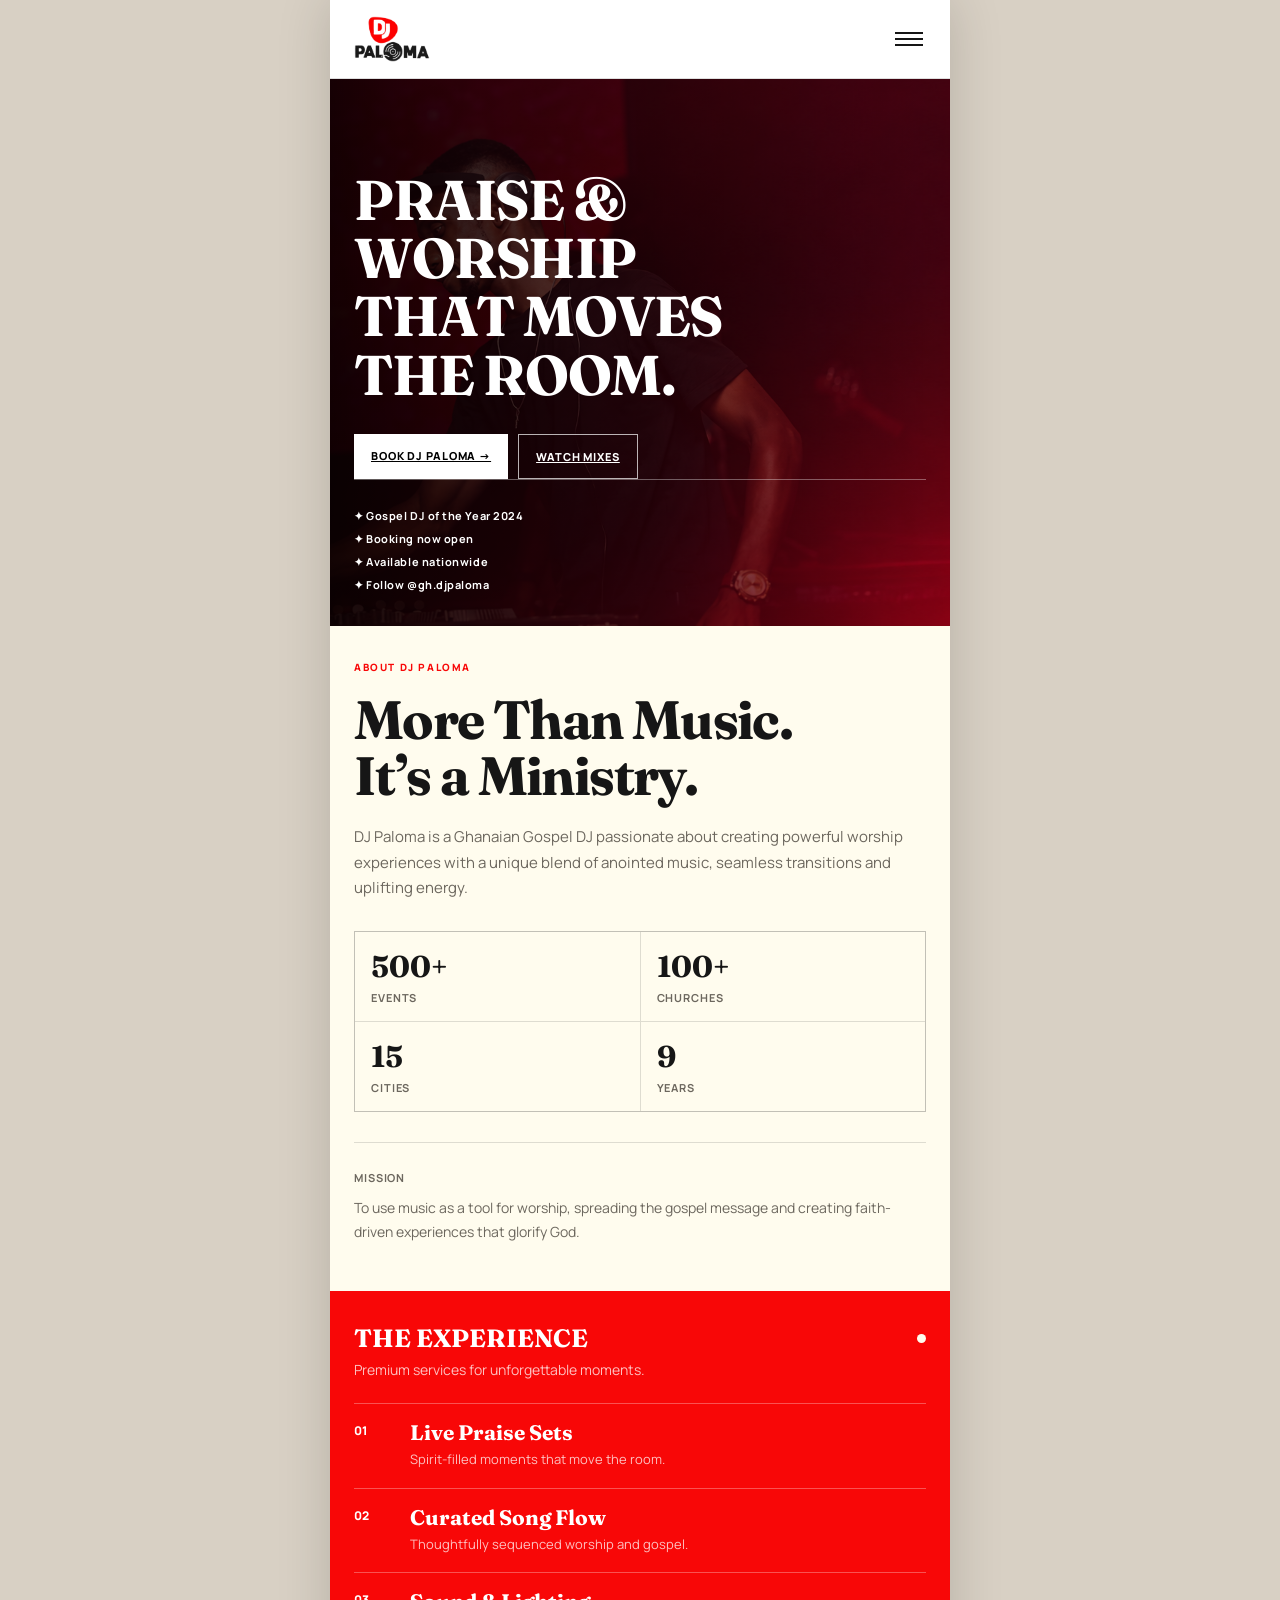
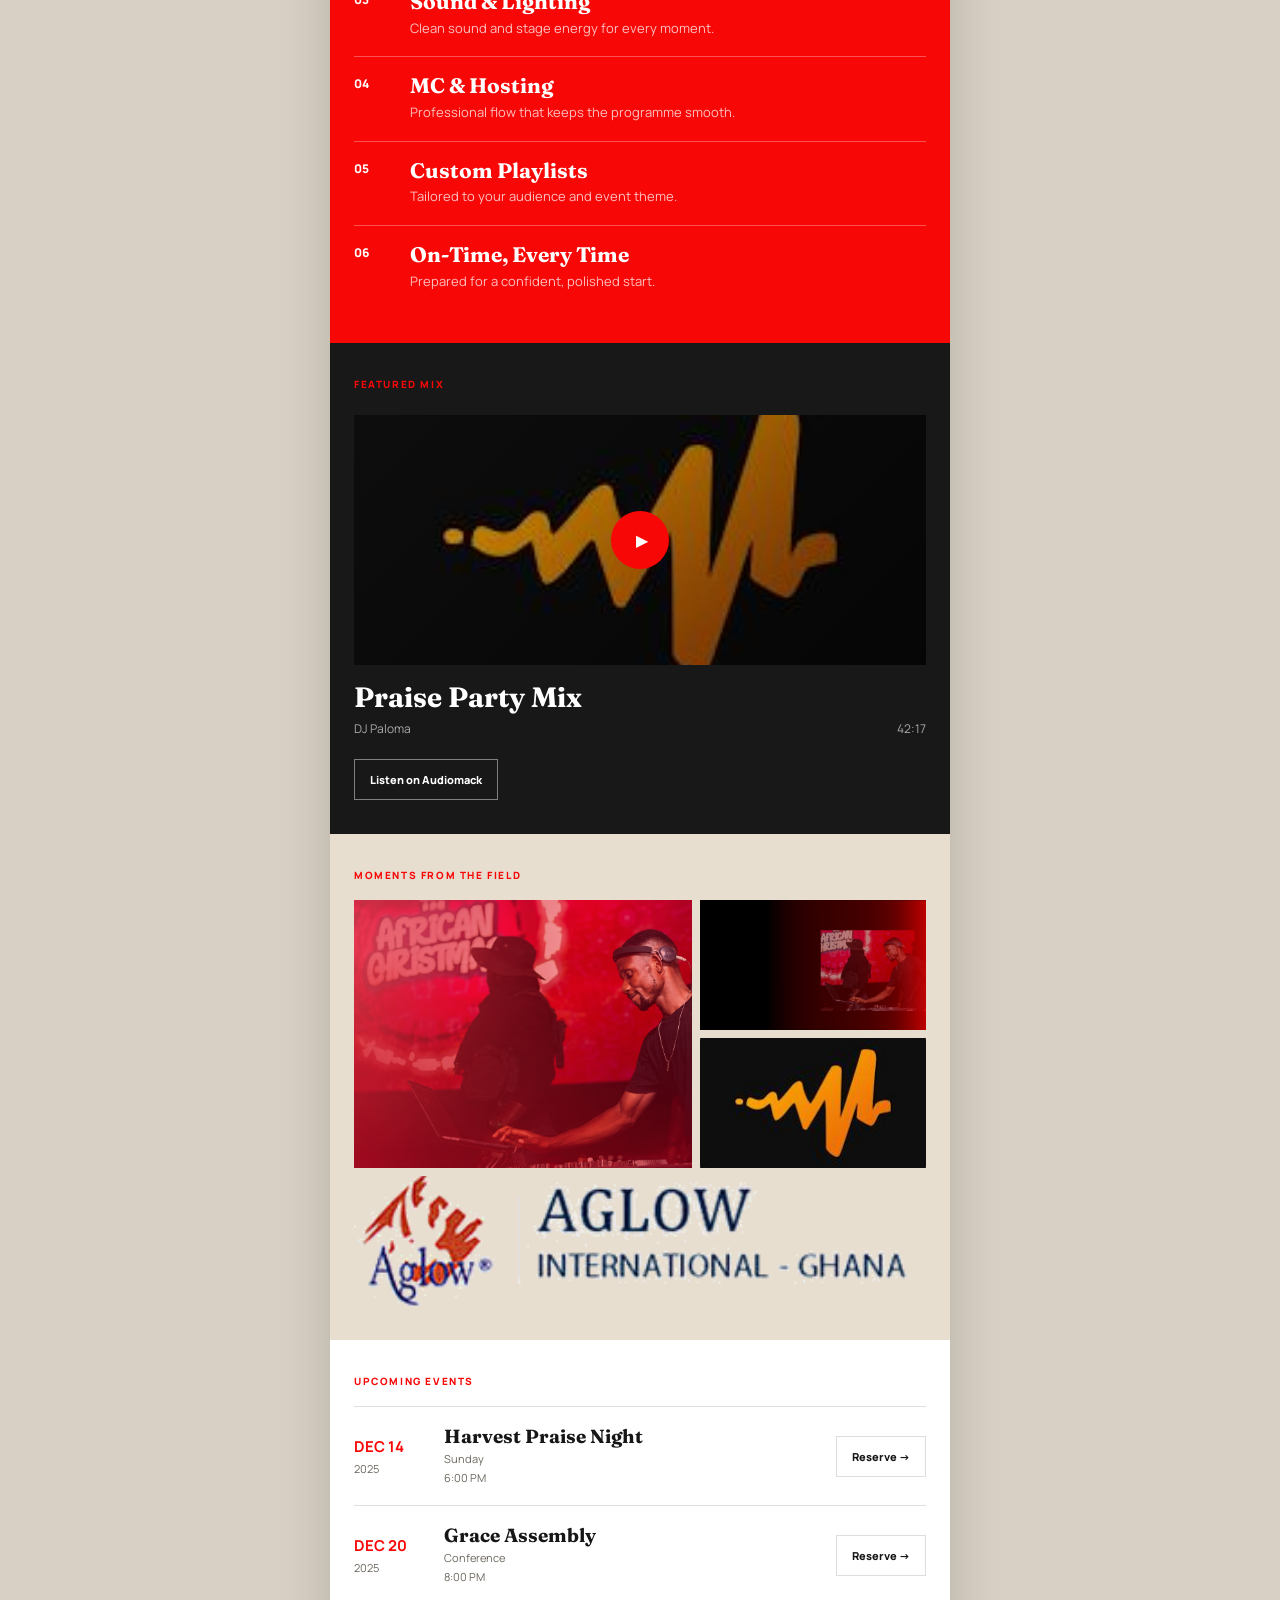
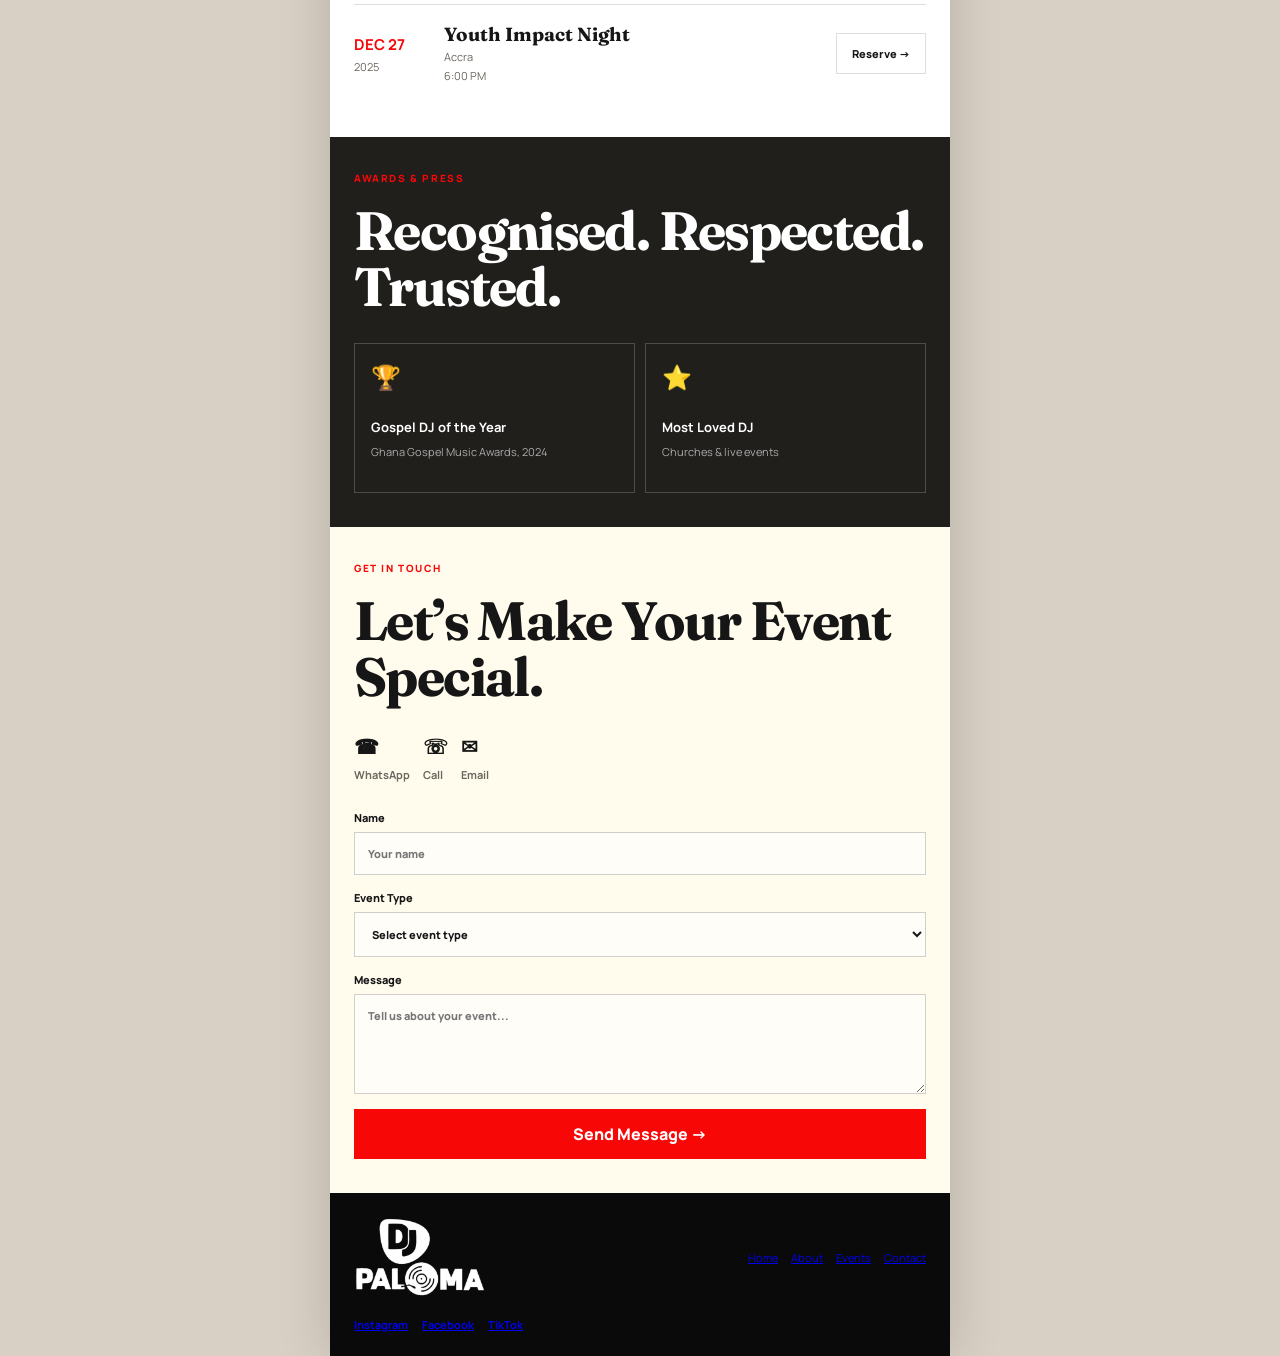
<file: mobile.html>
<!DOCTYPE html>
<html lang="en">
  <head>
    <meta charset="UTF-8" />
    <meta name="viewport" content="width=device-width, initial-scale=1.0" />
    <title>DJ Paloma Mobile</title>
    <link rel="preconnect" href="https://fonts.googleapis.com" />
    <link rel="preconnect" href="https://fonts.gstatic.com" crossorigin />
    <link href="https://fonts.googleapis.com/css2?family=Fraunces:ital,opsz,wght@0,9..144,400;0,9..144,500;0,9..144,600;0,9..144,700;1,9..144,500&family=Manrope:wght@400;500;600;700;800&display=swap" rel="stylesheet" />
    <link rel="stylesheet" href="mobile.css" />
  </head>
  <body>
    <div class="mobile-shell">
      <header class="topbar">
        <a class="brand" href="#home" aria-label="DJ Paloma home">
          <img src="Images/logo.png.png" alt="DJ Paloma" />
        </a>
        <button class="menu-btn" aria-label="Toggle menu">
          <span></span>
          <span></span>
          <span></span>
        </button>
      </header>

      <section class="panel hero-card">
        <div class="hero-bg"></div>
        <div class="hero-content">
          <h1>PRAISE &amp; WORSHIP<br />THAT MOVES<br />THE ROOM.</h1>
          <div class="hero-actions">
            <a href="#contact" class="btn btn-primary">BOOK DJ PALOMA →</a>
            <a href="#media" class="btn btn-secondary">WATCH MIXES</a>
          </div>
        </div>
        <div class="ticker-wrap">
          <div class="ticker-item">✦ Gospel DJ of the Year 2024</div>
          <div class="ticker-item">✦ Booking now open</div>
          <div class="ticker-item">✦ Available nationwide</div>
          <div class="ticker-item">✦ Follow @gh.djpaloma</div>
        </div>
      </section>

      <section class="panel about-card">
        <div class="mini-label">ABOUT DJ PALOMA</div>
        <h2>More Than Music.<br />It’s a Ministry.</h2>
        <p>
          DJ Paloma is a Ghanaian Gospel DJ passionate about creating powerful
          worship experiences with a unique blend of anointed music, seamless
          transitions and uplifting energy.
        </p>

        <div class="stats-grid">
          <div class="stat-box">
            <strong>500+</strong>
            <span>Events</span>
          </div>
          <div class="stat-box">
            <strong>100+</strong>
            <span>Churches</span>
          </div>
          <div class="stat-box">
            <strong>15</strong>
            <span>Cities</span>
          </div>
          <div class="stat-box">
            <strong>9</strong>
            <span>Years</span>
          </div>
        </div>

        <div class="mission-box">
          <span>Mission</span>
          <p>To use music as a tool for worship, spreading the gospel message and creating faith-driven experiences that glorify God.</p>
        </div>
      </section>

      <section class="panel experience-card">
        <div class="card-head">
          <h3>THE EXPERIENCE</h3>
          <span class="small-dot"></span>
        </div>
        <p class="intro-text">Premium services for unforgettable moments.</p>

        <div class="experience-grid">
          <div class="exp-item">
            <span class="number">01</span>
            <div>
              <h4>Live Praise Sets</h4>
              <p>Spirit-filled moments that move the room.</p>
            </div>
          </div>
          <div class="exp-item">
            <span class="number">02</span>
            <div>
              <h4>Curated Song Flow</h4>
              <p>Thoughtfully sequenced worship and gospel.</p>
            </div>
          </div>
          <div class="exp-item">
            <span class="number">03</span>
            <div>
              <h4>Sound &amp; Lighting</h4>
              <p>Clean sound and stage energy for every moment.</p>
            </div>
          </div>
          <div class="exp-item">
            <span class="number">04</span>
            <div>
              <h4>MC &amp; Hosting</h4>
              <p>Professional flow that keeps the programme smooth.</p>
            </div>
          </div>
          <div class="exp-item">
            <span class="number">05</span>
            <div>
              <h4>Custom Playlists</h4>
              <p>Tailored to your audience and event theme.</p>
            </div>
          </div>
          <div class="exp-item">
            <span class="number">06</span>
            <div>
              <h4>On-Time, Every Time</h4>
              <p>Prepared for a confident, polished start.</p>
            </div>
          </div>
        </div>
      </section>

      <section class="panel media-card">
        <div class="mini-label">FEATURED MIX</div>
        <div class="media-visual">
          <div class="play-button">▶</div>
        </div>
        <div class="mix-meta">
          <h4>Praise Party Mix</h4>
          <div class="meta-row">
            <span>DJ Paloma</span>
            <span>42:17</span>
          </div>
        </div>
        <button class="listen-btn">Listen on Audiomack</button>
      </section>

      <section class="panel gallery-card">
        <div class="mini-label">MOMENTS FROM THE FIELD</div>
        <div class="gallery-grid">
          <div class="gallery-tile tall"></div>
          <div class="gallery-tile"></div>
          <div class="gallery-tile"></div>
          <div class="gallery-tile wide"></div>
        </div>
      </section>

      <section class="panel events-card">
        <div class="mini-label">UPCOMING EVENTS</div>
        <div class="event-list">
          <div class="event-row">
            <div class="event-date">
              <strong>DEC 14</strong>
              <span>2025</span>
            </div>
            <div class="event-info">
              <h4>Harvest Praise Night</h4>
              <p>Sunday</p>
              <p>6:00 PM</p>
            </div>
            <button class="reserve-btn">Reserve →</button>
          </div>

          <div class="event-row">
            <div class="event-date">
              <strong>DEC 20</strong>
              <span>2025</span>
            </div>
            <div class="event-info">
              <h4>Grace Assembly</h4>
              <p>Conference</p>
              <p>8:00 PM</p>
            </div>
            <button class="reserve-btn">Reserve →</button>
          </div>

          <div class="event-row">
            <div class="event-date">
              <strong>DEC 27</strong>
              <span>2025</span>
            </div>
            <div class="event-info">
              <h4>Youth Impact Night</h4>
              <p>Accra</p>
              <p>6:00 PM</p>
            </div>
            <button class="reserve-btn">Reserve →</button>
          </div>
        </div>
      </section>

      <section class="panel awards-card">
        <div class="mini-label">AWARDS &amp; PRESS</div>
        <h2>Recognised. Respected.<br />Trusted.</h2>
        <div class="award-grid">
          <div class="award-box">
            <div class="award-icon">🏆</div>
            <strong>Gospel DJ of the Year</strong>
            <span>Ghana Gospel Music Awards, 2024</span>
          </div>
          <div class="award-box">
            <div class="award-icon">⭐</div>
            <strong>Most Loved DJ</strong>
            <span>Churches &amp; live events</span>
          </div>
        </div>
      </section>

      <section class="panel contact-card" id="contact">
        <div class="mini-label">GET IN TOUCH</div>
        <h2>Let’s Make Your Event Special.</h2>
        <div class="contact-list">
          <div class="contact-item">
            <span class="icon">☎</span>
            <span>WhatsApp</span>
          </div>
          <div class="contact-item">
            <span class="icon">☏</span>
            <span>Call</span>
          </div>
          <div class="contact-item">
            <span class="icon">✉</span>
            <span>Email</span>
          </div>
        </div>
        <form class="mini-form">
          <label>
            <span>Name</span>
            <input type="text" placeholder="Your name" />
          </label>
          <label>
            <span>Event Type</span>
            <select>
              <option>Select event type</option>
              <option>Church Service</option>
              <option>Wedding</option>
              <option>Conference</option>
              <option>Concert / Festival</option>
            </select>
          </label>
          <label>
            <span>Message</span>
            <textarea rows="3" placeholder="Tell us about your event..."></textarea>
          </label>
          <button type="submit" class="submit-btn">Send Message →</button>
        </form>
      </section>

      <footer class="site-footer">
        <div class="footer-brand"><img src="Images/logo.png.png" alt="DJ Paloma" /></div>
        <div class="footer-links">
          <a href="#">Home</a>
          <a href="#">About</a>
          <a href="#">Events</a>
          <a href="#">Contact</a>
        </div>
        <div class="social-row">
          <a href="https://www.instagram.com/gh.djpaloma?igsi=ZG5paXJrdHdpbzBl&amp;utm_source=qr" aria-label="Instagram">Instagram</a>
          <a href="https://www.facebook.com/share/18Fyb2TFLQ/?mibextid=wwXIfr" aria-label="Facebook">Facebook</a>
          <a href="https://www.tiktok.com/@djpalomagh3?_r=1&amp;_t=ZS-99SXCGdmMx3" aria-label="TikTok">TikTok</a>
        </div>
      </footer>
    </div>
  </body>
</html>
</file>
<file: mobile.css>
:root {
  --ink: #161616;
  --paper: #ffffff;
  --cream: #fffcee;
  --red: #f80707;
  --red-dark: #d90505;
  --dark: #0a0a0a;
  --line: rgba(22, 22, 22, 0.14);
  --muted: #6c675e;
  --serif: 'Fraunces', Georgia, serif;
  --sans: 'Manrope', Arial, sans-serif;
}

* { box-sizing: border-box; }
html { scroll-behavior: smooth; }
body {
  margin: 0;
  color: var(--ink);
  background: #d8d0c4;
  font-family: var(--sans);
  -webkit-font-smoothing: antialiased;
}
button, input, select, textarea { font: inherit; }
button { cursor: pointer; }
.mobile-shell { max-width: 620px; margin: 0 auto; overflow: hidden; background: var(--paper); }
.topbar { display: flex; align-items: center; justify-content: space-between; min-height: 78px; padding: 16px 24px; background: var(--paper); border-bottom: 1px solid var(--line); box-shadow: 0 2px 14px rgba(0,0,0,.04); }
.brand { display: block; line-height: 0; }
.brand img { display: block; width: auto; height: 46px; }
.menu-btn { display: grid; gap: 4px; width: 34px; padding: 7px 3px; border: 0; background: transparent; }
.menu-btn span { height: 2px; background: var(--ink); }
.panel { padding: 34px 24px; }
.hero-card { position: relative; min-height: 520px; display: flex; flex-direction: column; justify-content: space-between; color: #fff; background: #000; isolation: isolate; }
.hero-bg { position: absolute; inset: 0; z-index: -1; background: linear-gradient(90deg, rgba(0,0,0,.9) 0%, rgba(0,0,0,.62) 52%, rgba(0,0,0,.12) 100%), url('Images/hero.png') right center/cover no-repeat; }
.hero-content { padding-top: 58px; }
h1, h2, h3, h4 { margin: 0; font-family: var(--serif); line-height: 1.04; }
h1 { max-width: 480px; font-size: clamp(38px, 9vw, 56px); letter-spacing: -.025em; }
h2 { font-size: clamp(36px, 9vw, 54px); letter-spacing: -.03em; }
h3 { font-size: 25px; }
h4 { font-size: 21px; }
.hero-actions { display: flex; flex-wrap: wrap; gap: 10px; margin-top: 30px; }
.btn { display: inline-block; padding: 14px 17px; font-size: 11px; font-weight: 800; letter-spacing: .08em; }
.btn-primary { color: #000; background: #fff; }
.btn-secondary { color: #fff; border: 1px solid rgba(255,255,255,.7); }
.ticker-wrap { display: grid; gap: 8px; padding-top: 28px; border-top: 1px solid rgba(255,255,255,.35); font-size: 11px; font-weight: 700; letter-spacing: .05em; }
.about-card { background: var(--cream); }
.mini-label { margin-bottom: 18px; color: var(--red); font-size: 10px; font-weight: 800; letter-spacing: .16em; }
.about-card p, .contact-card p { margin-top: 20px; color: var(--muted); font-size: 15px; line-height: 1.7; }
.stats-grid { display: grid; grid-template-columns: repeat(2, 1fr); gap: 1px; margin: 30px 0; background: var(--line); border: 1px solid var(--line); }
.stat-box { display: grid; gap: 5px; padding: 16px; background: var(--cream); }
.stat-box strong { font-family: var(--serif); font-size: 30px; }
.stat-box span, .mission-box span { color: var(--muted); font-size: 11px; font-weight: 700; text-transform: uppercase; letter-spacing: .08em; }
.mission-box { padding-top: 22px; border-top: 1px solid var(--line); }
.mission-box p { margin-top: 9px; font-size: 14px; }
.experience-card { background: var(--red); color: #fff; }
.card-head { display: flex; align-items: center; justify-content: space-between; }
.small-dot { width: 9px; height: 9px; background: var(--cream); border-radius: 50%; }
.intro-text { margin: 9px 0 24px; color: rgba(255,255,255,.75); font-size: 14px; }
.experience-grid { display: grid; gap: 0; }
.exp-item { display: grid; grid-template-columns: 42px 1fr; gap: 14px; padding: 18px 0; border-top: 1px solid rgba(255,255,255,.3); }
.exp-item .number { font-size: 12px; font-weight: 800; }
.exp-item p { margin: 6px 0 0; color: rgba(255,255,255,.75); font-size: 13px; line-height: 1.5; }
.media-card { background: #181818; color: #fff; }
.media-visual { min-height: 250px; display: grid; place-items: center; margin: 24px 0 18px; background: linear-gradient(135deg, rgba(0,0,0,.08), rgba(0,0,0,.62)), url('Images/audiomack.jpg') center/cover; }
.play-button { display: grid; place-items: center; width: 58px; height: 58px; padding-left: 3px; color: #fff; background: var(--red); border-radius: 50%; }
.mix-meta h4 { font-size: 28px; }
.meta-row { display: flex; justify-content: space-between; margin-top: 8px; color: #aaa; font-size: 12px; }
.listen-btn, .reserve-btn { margin-top: 22px; padding: 12px 15px; color: #fff; background: transparent; border: 1px solid rgba(255,255,255,.45); font-size: 11px; font-weight: 800; }
.gallery-card { background: #e8ded0; }
.gallery-grid { display: grid; grid-template-columns: 1.2fr .8fr; grid-auto-rows: 130px; gap: 8px; }
.gallery-tile { background: center/cover; }
.gallery-tile:nth-child(1) { grid-row: span 2; background-image: url('Images/hero.png'); }
.gallery-tile:nth-child(2) { background-image: url('Images/background%20image(hero).jpg'); }
.gallery-tile:nth-child(3) { background-image: url('Images/audiomack.jpg'); }
.gallery-tile:nth-child(4) { grid-column: span 2; background-image: url('Images/featured/aglow-ghana.png'); }
.events-card { background: var(--paper); }
.event-row { display: grid; grid-template-columns: 76px 1fr auto; align-items: center; gap: 14px; padding: 20px 0; border-top: 1px solid var(--line); }
.event-date { display: grid; gap: 4px; color: var(--red); font-size: 11px; }
.event-date strong { font-size: 15px; }
.event-date span, .event-info p { color: var(--muted); }
.event-info h4 { font-size: 19px; }
.event-info p { margin: 4px 0 0; font-size: 11px; }
.reserve-btn { margin: 0; color: var(--ink); border-color: var(--line); white-space: nowrap; }
.awards-card { background: #201f1c; color: #fff; }
.award-grid { display: grid; grid-template-columns: repeat(2, 1fr); gap: 10px; margin-top: 28px; }
.award-box { min-height: 150px; padding: 16px; border: 1px solid rgba(255,255,255,.2); }
.award-icon { margin-bottom: 25px; font-size: 24px; }
.award-box strong, .award-box span { display: block; }
.award-box strong { font-size: 13px; }
.award-box span { margin-top: 8px; color: #aaa; font-size: 11px; line-height: 1.4; }
.contact-card { background: var(--cream); }
.contact-list { display: flex; gap: 13px; margin: 28px 0; }
.contact-item { display: grid; gap: 7px; color: var(--muted); font-size: 11px; font-weight: 700; }
.contact-item .icon { color: var(--ink); font-size: 20px; }
.mini-form { display: grid; gap: 15px; }
.mini-form label { display: grid; gap: 7px; font-size: 11px; font-weight: 800; }
.mini-form input, .mini-form select, .mini-form textarea { width: 100%; padding: 13px; color: var(--ink); background: rgba(255,255,255,.58); border: 1px solid rgba(22,22,22,.2); }
.mini-form textarea { min-height: 100px; resize: vertical; }
.mini-form button { padding: 14px; color: #fff; background: var(--red); border: 0; font-weight: 800; }
.site-footer { display: flex; flex-wrap: wrap; justify-content: space-between; gap: 20px; padding: 24px; color: #fff; background: var(--dark); font-size: 11px; }
.footer-brand img { display: block; width: 132px; height: auto; filter: brightness(0) invert(1); }
.footer-links { display: flex; gap: 13px; align-items: center; }
.social-row { flex-basis: 100%; display: flex; flex-wrap: wrap; gap: 14px; color: #888; font-size: 11px; font-weight: 700; }
@media (min-width: 621px) { .mobile-shell { box-shadow: 0 0 50px rgba(0,0,0,.16); } }
</file>
